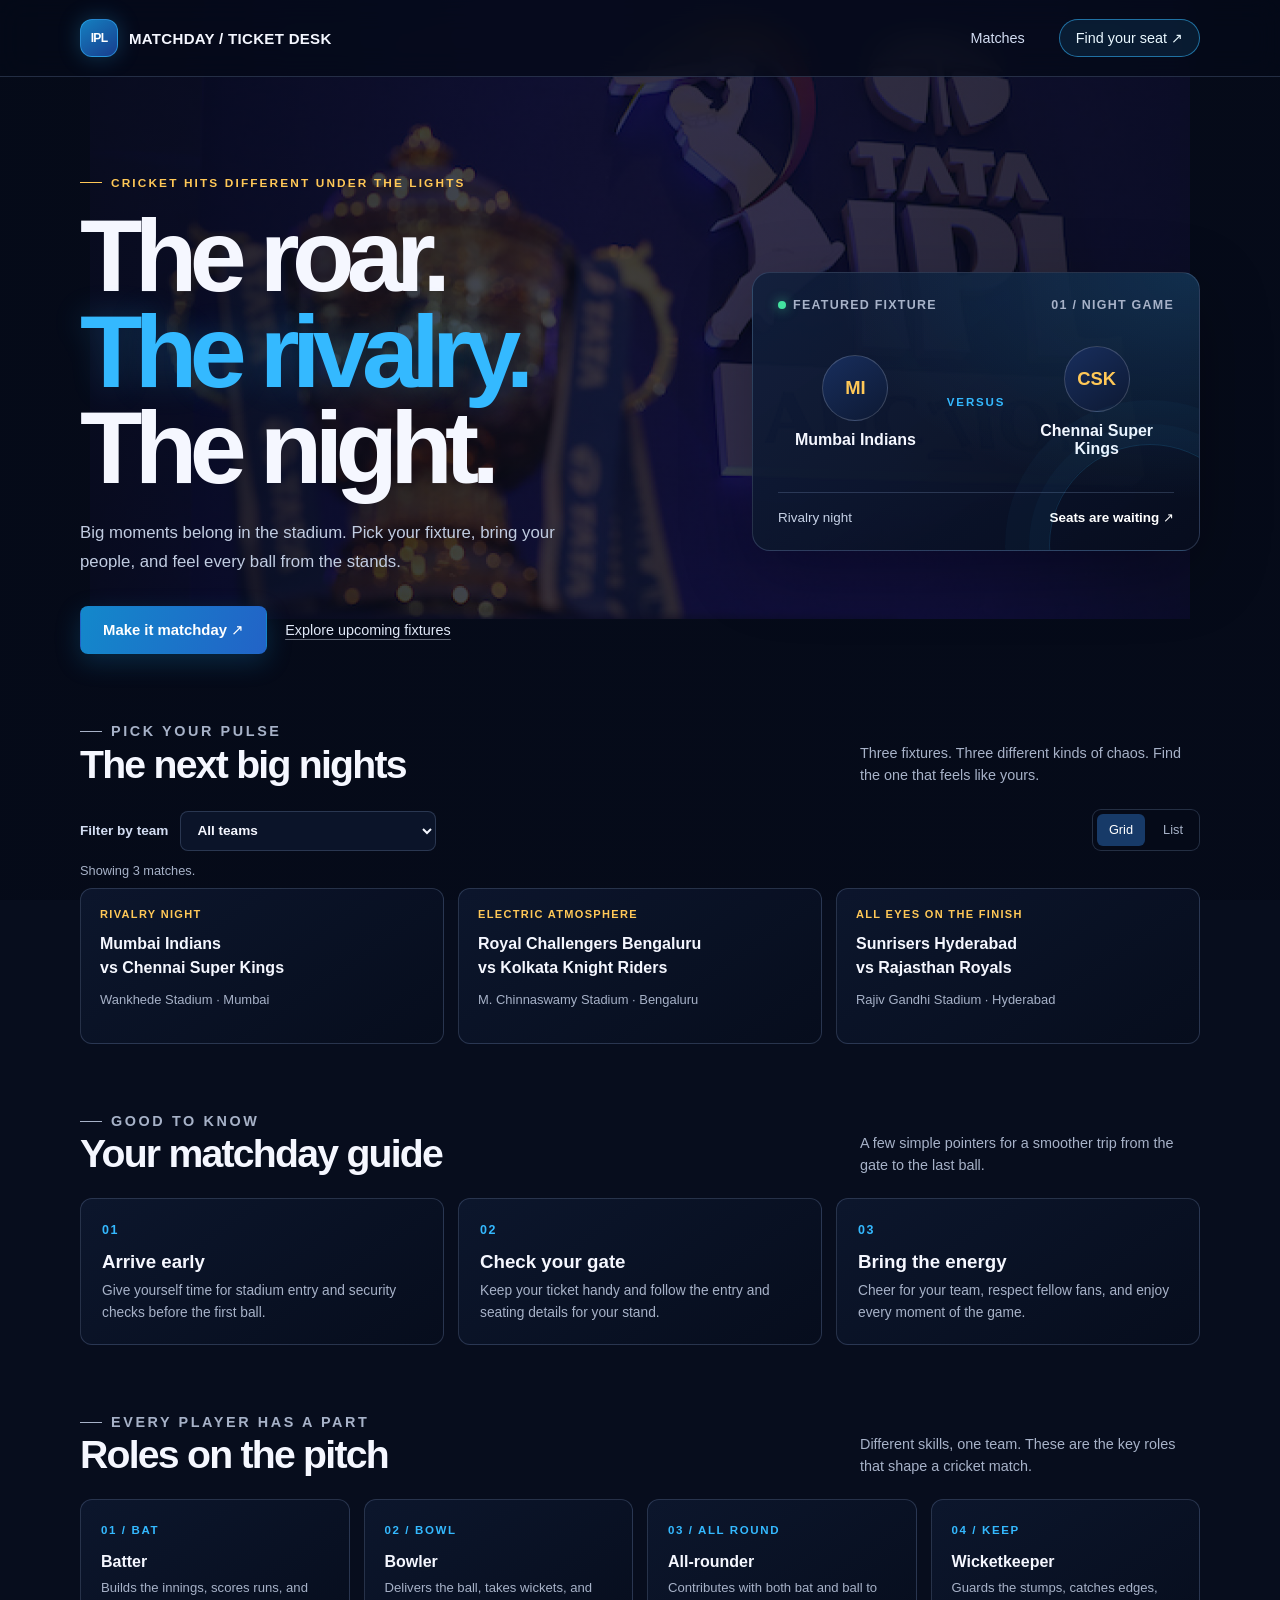
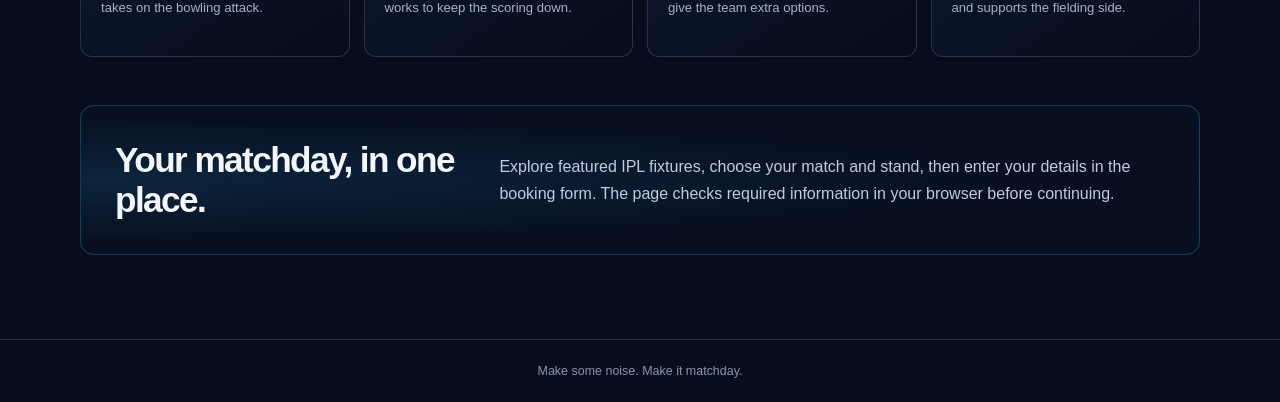
<file: index.html>
<!DOCTYPE html>
<html lang="en">
<head>
  <meta charset="UTF-8">
  <meta name="viewport" content="width=device-width, initial-scale=1.0">
  <meta name="theme-color" content="#070d1d">
  <meta name="description" content="Explore IPL matchday and book your place in the stands.">
  <title>Matchday — IPL Tickets</title>
  <link rel="stylesheet" href="styles.css">
  <script src="app.js" defer></script>
</head>
<body>
  <header class="site-header">
    <nav class="nav-wrap" aria-label="Main navigation">
      <a class="brand" href="index.html">
        <span class="brand-mark" aria-hidden="true">IPL</span>
        <span>MATCHDAY / TICKET DESK</span>
      </a>
      <button class="nav-toggle" type="button" aria-label="Open navigation" aria-expanded="false" aria-controls="primary-navigation">
        <span></span><span></span><span></span>
      </button>
      <div class="nav-links" id="primary-navigation">
        <a href="#matches">Matches</a>
        <a class="nav-cta" href="booking.html">Find your seat <span aria-hidden="true">↗</span></a>
      </div>
    </nav>
  </header>

  <main class="page-wrap">
    <section class="hero" aria-labelledby="hero-title">
      <div class="hero-copy">
        <p class="eyebrow">Cricket hits different under the lights</p>
        <h1 id="hero-title">The roar.<span>The rivalry.</span>The night.</h1>
        <p class="hero-description">Big moments belong in the stadium. Pick your fixture, bring your people, and feel every ball from the stands.</p>
        <div class="button-row">
          <a class="button" href="booking.html">Make it matchday <span aria-hidden="true">&nbsp;↗</span></a>
          <a class="text-link" href="#matches">Explore upcoming fixtures</a>
        </div>
      </div>

      <article class="spotlight" aria-label="Featured fixture">
        <div class="spotlight-top">
          <span><span class="live-dot" aria-hidden="true"></span>Featured fixture</span>
          <span>01 / NIGHT GAME</span>
        </div>
        <div class="versus">
          <div class="team">
            <span class="team-badge" aria-hidden="true">MI</span>
            <span>Mumbai Indians</span>
          </div>
          <span class="vs">VERSUS</span>
          <div class="team">
            <span class="team-badge" aria-hidden="true">CSK</span>
            <span>Chennai Super Kings</span>
          </div>
        </div>
        <div class="spotlight-bottom">
          <span>Rivalry night</span>
          <strong>Seats are waiting <span aria-hidden="true">↗</span></strong>
        </div>
      </article>
    </section>

    <section id="matches" aria-labelledby="matches-title">
      <div class="section-heading">
        <div>
          <p class="eyebrow">Pick your pulse</p>
          <h2 id="matches-title">The next big nights</h2>
        </div>
        <p>Three fixtures. Three different kinds of chaos. Find the one that feels like yours.</p>
      </div>
      <div class="schedule-toolbar">
        <label class="team-filter" for="team-filter">
          <span>Filter by team</span>
          <select id="team-filter">
            <option value="all">All teams</option>
            <option value="mi">Mumbai Indians</option>
            <option value="csk">Chennai Super Kings</option>
            <option value="rcb">Royal Challengers Bengaluru</option>
            <option value="kkr">Kolkata Knight Riders</option>
            <option value="srh">Sunrisers Hyderabad</option>
            <option value="rr">Rajasthan Royals</option>
          </select>
        </label>
        <div class="view-controls" role="group" aria-label="Match display style">
          <button class="view-button is-active" type="button" data-view="grid" aria-pressed="true">Grid</button>
          <button class="view-button" type="button" data-view="list" aria-pressed="false">List</button>
        </div>
      </div>
      <p class="schedule-status" id="schedule-status" aria-live="polite"></p>
      <div class="match-grid" id="match-grid">
        <article class="match-card" data-teams="mi csk">
          <p>Rivalry night</p>
          <h3>Mumbai Indians<br>vs Chennai Super Kings</h3>
          <span>Wankhede Stadium · Mumbai</span>
        </article>
        <article class="match-card" data-teams="rcb kkr">
          <p>Electric atmosphere</p>
          <h3>Royal Challengers Bengaluru<br>vs Kolkata Knight Riders</h3>
          <span>M. Chinnaswamy Stadium · Bengaluru</span>
        </article>
        <article class="match-card" data-teams="srh rr">
          <p>All eyes on the finish</p>
          <h3>Sunrisers Hyderabad<br>vs Rajasthan Royals</h3>
          <span>Rajiv Gandhi Stadium · Hyderabad</span>
        </article>
      </div>
    </section>

    <section class="guidelines-section" aria-labelledby="guidelines-title">
      <div class="section-heading">
        <div>
          <p class="eyebrow">Good to know</p>
          <h2 id="guidelines-title">Your matchday guide</h2>
        </div>
        <p>A few simple pointers for a smoother trip from the gate to the last ball.</p>
      </div>
      <div class="guidelines-grid">
        <article class="guideline-card">
          <span class="guideline-number">01</span>
          <h3>Arrive early</h3>
          <p>Give yourself time for stadium entry and security checks before the first ball.</p>
        </article>
        <article class="guideline-card">
          <span class="guideline-number">02</span>
          <h3>Check your gate</h3>
          <p>Keep your ticket handy and follow the entry and seating details for your stand.</p>
        </article>
        <article class="guideline-card">
          <span class="guideline-number">03</span>
          <h3>Bring the energy</h3>
          <p>Cheer for your team, respect fellow fans, and enjoy every moment of the game.</p>
        </article>
      </div>
    </section>

    <section class="roles-section" aria-labelledby="roles-title">
      <div class="section-heading">
        <div>
          <p class="eyebrow">Every player has a part</p>
          <h2 id="roles-title">Roles on the pitch</h2>
        </div>
        <p>Different skills, one team. These are the key roles that shape a cricket match.</p>
      </div>
      <div class="roles-grid">
        <article class="role-card">
          <span>01 / BAT</span>
          <h3>Batter</h3>
          <p>Builds the innings, scores runs, and takes on the bowling attack.</p>
        </article>
        <article class="role-card">
          <span>02 / BOWL</span>
          <h3>Bowler</h3>
          <p>Delivers the ball, takes wickets, and works to keep the scoring down.</p>
        </article>
        <article class="role-card">
          <span>03 / ALL ROUND</span>
          <h3>All-rounder</h3>
          <p>Contributes with both bat and ball to give the team extra options.</p>
        </article>
        <article class="role-card">
          <span>04 / KEEP</span>
          <h3>Wicketkeeper</h3>
          <p>Guards the stumps, catches edges, and supports the fielding side.</p>
        </article>
      </div>
    </section>

    <section class="site-summary" aria-labelledby="summary-title">
      <h2 id="summary-title">Your matchday, in one place.</h2>
      <p>Explore featured IPL fixtures, choose your match and stand, then enter your details in the booking form. The page checks required information in your browser before continuing.</p>
    </section>
  </main>

  <footer class="site-footer">Make some noise. Make it matchday.</footer>
</body>
</html>
</file>
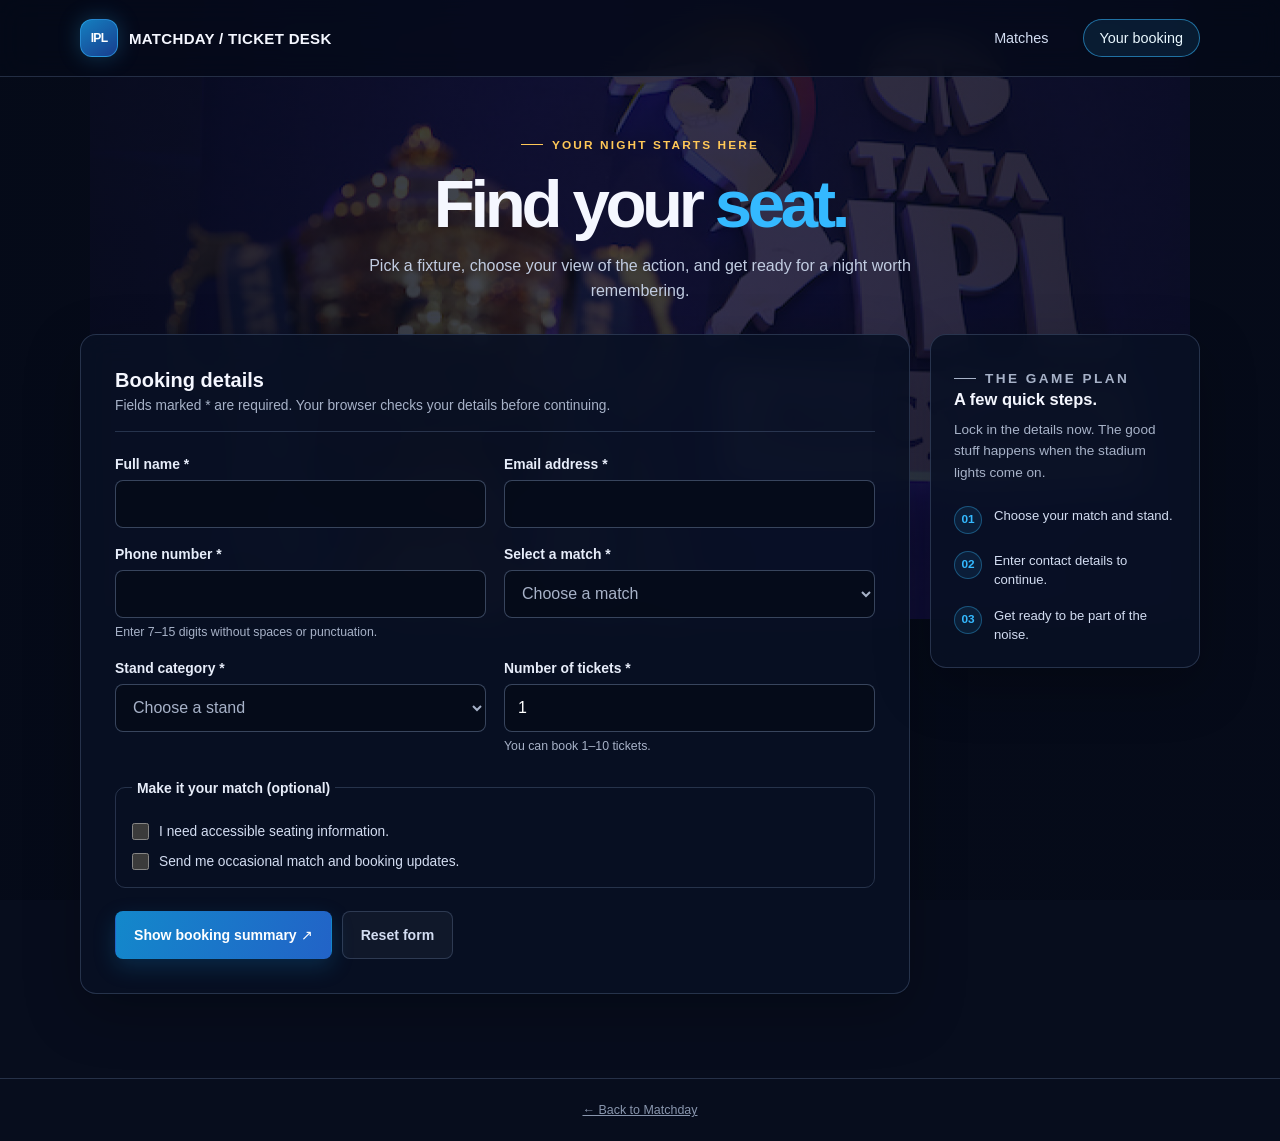
<file: booking.html>
<!DOCTYPE html>
<html lang="en">
<head>
  <meta charset="UTF-8">
  <meta name="viewport" content="width=device-width, initial-scale=1.0">
  <meta name="theme-color" content="#070d1d">
  <meta name="description" content="Choose your IPL match, stand, and ticket quantity.">
  <title>Find Your Seat — Matchday</title>
  <link rel="stylesheet" href="styles.css">
  <script src="app.js" defer></script>
</head>
<body>
  <header class="site-header">
    <nav class="nav-wrap" aria-label="Main navigation">
      <a class="brand" href="index.html">
        <span class="brand-mark" aria-hidden="true">IPL</span>
        <span>MATCHDAY / TICKET DESK</span>
      </a>
      <button class="nav-toggle" type="button" aria-label="Open navigation" aria-expanded="false" aria-controls="primary-navigation">
        <span></span><span></span><span></span>
      </button>
      <div class="nav-links" id="primary-navigation">
        <a href="index.html#matches">Matches</a>
        <a class="nav-cta" href="booking.html" aria-current="page">Your booking</a>
      </div>
    </nav>
  </header>

  <main class="page-wrap">
    <section class="booking-intro" aria-labelledby="page-title">
      <p class="eyebrow">Your night starts here</p>
      <h1 id="page-title">Find your <span>seat.</span></h1>
      <p>Pick a fixture, choose your view of the action, and get ready for a night worth remembering.</p>
    </section>

    <div class="booking-layout">
      <section class="booking-panel" aria-labelledby="form-title">
        <div class="form-heading">
          <h2 id="form-title">Booking details</h2>
          <p>Fields marked * are required. Your browser checks your details before continuing.</p>
        </div>

        <form id="booking-form" action="booking.html" method="get">
          <div class="fields">
            <div class="field">
              <label for="name">Full name <span aria-hidden="true">*</span></label>
              <input id="name" name="name" type="text" autocomplete="name" minlength="2" maxlength="60" required>
            </div>

            <div class="field">
              <label for="email">Email address <span aria-hidden="true">*</span></label>
              <input id="email" name="email" type="email" autocomplete="email" maxlength="254" required>
            </div>

            <div class="field">
              <label for="phone">Phone number <span aria-hidden="true">*</span></label>
              <input id="phone" name="phone" type="tel" autocomplete="tel" inputmode="tel" pattern="[0-9]{7,15}" minlength="7" maxlength="15" aria-describedby="phone-hint" required>
              <p class="hint" id="phone-hint">Enter 7–15 digits without spaces or punctuation.</p>
            </div>

            <div class="field">
              <label for="match">Select a match <span aria-hidden="true">*</span></label>
              <select id="match" name="match" required>
                <option value="" selected disabled>Choose a match</option>
                <option value="mi-csk">Mumbai Indians vs Chennai Super Kings</option>
                <option value="rcb-kkr">Royal Challengers Bengaluru vs Kolkata Knight Riders</option>
                <option value="srh-rr">Sunrisers Hyderabad vs Rajasthan Royals</option>
                <option value="dc-pbks">Delhi Capitals vs Punjab Kings</option>
              </select>
            </div>

            <div class="field">
              <label for="stand">Stand category <span aria-hidden="true">*</span></label>
              <select id="stand" name="stand" required>
                <option value="" selected disabled>Choose a stand</option>
                <option value="general">General</option>
                <option value="premium">Premium</option>
                <option value="pavilion">Pavilion</option>
              </select>
            </div>

            <div class="field">
              <label for="tickets">Number of tickets <span aria-hidden="true">*</span></label>
              <input id="tickets" name="tickets" type="number" min="1" max="10" step="1" value="1" required>
              <p class="hint">You can book 1–10 tickets.</p>
            </div>
          </div>

          <fieldset>
            <legend>Make it your match (optional)</legend>
            <label class="choice" for="accessible">
              <input id="accessible" name="accessible" type="checkbox" value="yes">
              I need accessible seating information.
            </label>
            <label class="choice" for="updates">
              <input id="updates" name="updates" type="checkbox" value="yes">
              Send me occasional match and booking updates.
            </label>
          </fieldset>

          <div class="actions">
            <button class="submit" type="submit">Show booking summary <span aria-hidden="true">↗</span></button>
            <button class="reset" type="reset">Reset form</button>
          </div>
        </form>

        <section id="booking-result" class="booking-result" aria-labelledby="booking-result-title" aria-live="polite" tabindex="-1" hidden>
          <p class="eyebrow">Your details at a glance</p>
          <h2 id="booking-result-title">Review your booking</h2>
          <p class="booking-result-note">Check your details below. This demo displays a summary only; it does not reserve seats or process payment.</p>
          <dl id="booking-summary" class="booking-summary"></dl>
          <button id="edit-booking" class="reset" type="button">Back to edit</button>
        </section>
      </section>
      <aside class="booking-aside" aria-labelledby="next-title">
        <p class="eyebrow">The game plan</p>
        <h2 id="next-title">A few quick steps.</h2>
        <p>Lock in the details now. The good stuff happens when the stadium lights come on.</p>
        <ol class="step-list">
          <li><span class="step-number">01</span><span>Choose your match and stand.</span></li>
          <li><span class="step-number">02</span><span>Enter contact details to continue.</span></li>
          <li><span class="step-number">03</span><span>Get ready to be part of the noise.</span></li>
        </ol>
      </aside>
    </div>
  </main>
  <footer class="site-footer"><a href="index.html">← Back to Matchday</a></footer>
</body>
</html>
</file>
<file: styles.css>
:root {
  color-scheme: dark;
  font-family: "Segoe UI", Arial, sans-serif;
  color: #f5f7ff;
  background: #070d1d;
  font-synthesis: none;
  text-rendering: optimizeLegibility;
  --ink: #f5f7ff;
  --muted: #a7b2c8;
  --panel: rgb(9 17 36 / 88%);
  --line: rgb(151 178 221 / 22%);
  --blue: #34b9ff;
  --gold: #ffc857;
}

* {
  box-sizing: border-box;
}

html {
  scroll-behavior: smooth;
}

body {
  min-width: 320px;
  min-height: 100vh;
  margin: 0;
  background-color: #070d1d;
  background-image:
    linear-gradient(90deg, rgb(5 10 24 / 90%) 0%, rgb(5 10 24 / 72%) 47%, rgb(5 10 24 / 82%) 100%),
    url("ipl-auction-background.png");
  background-position: center, center top;
  background-size: cover, min(1100px, 100%) auto;
  background-attachment: fixed;
  background-repeat: no-repeat;
}

a {
  color: inherit;
}

.site-header {
  position: relative;
  z-index: 1;
  border-bottom: 1px solid var(--line);
  background: rgb(5 10 24 / 76%);
  backdrop-filter: blur(14px);
}

.nav-wrap,
.page-wrap {
  width: min(1120px, calc(100% - 40px));
  margin-inline: auto;
}

.nav-wrap {
  min-height: 76px;
  display: flex;
  align-items: center;
  justify-content: space-between;
  gap: 24px;
}

.brand {
  display: inline-flex;
  align-items: center;
  gap: 11px;
  font-size: 0.94rem;
  font-weight: 800;
  letter-spacing: 0.02em;
  text-decoration: none;
}

.brand-mark {
  width: 38px;
  height: 38px;
  display: grid;
  place-items: center;
  border: 1px solid rgb(52 185 255 / 54%);
  border-radius: 12px;
  background: linear-gradient(145deg, #147fc0, #183d8e);
  color: white;
  font-size: 0.76rem;
  letter-spacing: -0.06em;
  box-shadow: 0 0 22px rgb(52 185 255 / 25%);
}

.nav-links {
  display: flex;
  align-items: center;
  gap: clamp(16px, 3vw, 34px);
}

.nav-wrap {
  position: relative;
}

.nav-toggle {
  display: none;
  width: 42px;
  height: 42px;
  flex-direction: column;
  align-items: center;
  justify-content: center;
  gap: 5px;
  border: 1px solid var(--line);
  border-radius: 9px;
  background: rgb(255 255 255 / 5%);
  cursor: pointer;
}

.nav-toggle span {
  width: 18px;
  height: 2px;
  border-radius: 2px;
  background: var(--ink);
}

.nav-links a {
  color: #d3ddf2;
  font-size: 0.9rem;
  text-decoration: none;
}

.nav-links a:hover,
.nav-links a:focus-visible {
  color: var(--blue);
}

.nav-links .nav-cta {
  padding: 10px 16px;
  border: 1px solid rgb(52 185 255 / 55%);
  border-radius: 999px;
  background: rgb(52 185 255 / 10%);
  color: #eaf8ff;
}

.page-wrap {
  padding-block: 54px 84px;
}

.eyebrow {
  display: inline-flex;
  align-items: center;
  gap: 9px;
  margin: 0 0 18px;
  color: var(--gold);
  font-size: 0.74rem;
  font-weight: 800;
  letter-spacing: 0.18em;
  text-transform: uppercase;
}

.eyebrow::before {
  width: 22px;
  height: 1px;
  background: currentColor;
  content: "";
}

.hero {
  min-height: 430px;
  display: grid;
  grid-template-columns: minmax(0, 1fr) minmax(260px, 0.72fr);
  align-items: center;
  gap: 50px;
  padding-block: 38px 56px;
}

.hero-copy {
  min-width: 0;
  max-width: 650px;
}

.hero h1 {
  margin: 0;
  font-size: clamp(3.2rem, 8vw, 6.7rem);
  font-weight: 900;
  letter-spacing: -0.075em;
  line-height: 0.94;
  text-wrap: balance;
}

.hero h1 span {
  display: block;
  color: var(--blue);
  text-shadow: 0 0 32px rgb(52 185 255 / 24%);
}

.hero-description {
  max-width: 480px;
  margin: 23px 0 0;
  color: #c1cce1;
  font-size: 1.05rem;
  line-height: 1.7;
}

.button-row {
  display: flex;
  flex-wrap: wrap;
  align-items: center;
  gap: 18px;
  margin-top: 30px;
}

.button {
  min-height: 48px;
  display: inline-flex;
  align-items: center;
  justify-content: center;
  padding: 0 22px;
  border: 1px solid transparent;
  border-radius: 8px;
  background: linear-gradient(110deg, #1388cb, #2263c7);
  color: white;
  font-size: 0.93rem;
  font-weight: 800;
  text-decoration: none;
  box-shadow: 0 8px 26px rgb(19 136 203 / 24%);
  transition: transform 160ms ease, box-shadow 160ms ease;
}

.button:hover {
  transform: translateY(-2px);
  box-shadow: 0 12px 30px rgb(19 136 203 / 38%);
}

.button:focus-visible,
a:focus-visible,
button:focus-visible {
  outline: 3px solid var(--gold);
  outline-offset: 4px;
}

.text-link {
  color: #e0e8f7;
  font-size: 0.9rem;
  text-decoration-color: rgb(224 232 247 / 45%);
  text-underline-offset: 4px;
}

.spotlight {
  position: relative;
  min-width: 0;
  padding: 25px;
  overflow: hidden;
  border: 1px solid var(--line);
  border-radius: 18px;
  background:
    radial-gradient(ellipse at 100% 0%, rgb(52 185 255 / 16%), transparent 58%),
    linear-gradient(145deg, rgb(17 31 60 / 91%), rgb(7 13 29 / 95%));
  box-shadow: 0 20px 70px rgb(0 0 0 / 28%);
}

.spotlight::after {
  position: absolute;
  right: -52px;
  bottom: -96px;
  width: 200px;
  height: 200px;
  border: 1px solid rgb(52 185 255 / 16%);
  border-radius: 50%;
  box-shadow: 0 0 0 20px rgb(52 185 255 / 3%), 0 0 0 44px rgb(52 185 255 / 3%);
  content: "";
  pointer-events: none;
}

.spotlight-top,
.spotlight-bottom {
  display: flex;
  align-items: center;
  justify-content: space-between;
  gap: 16px;
}

.spotlight-top {
  color: var(--muted);
  font-size: 0.78rem;
  font-weight: 700;
  letter-spacing: 0.1em;
  text-transform: uppercase;
}

.live-dot {
  width: 8px;
  height: 8px;
  display: inline-block;
  margin-right: 7px;
  border-radius: 50%;
  background: #43e3a0;
  box-shadow: 0 0 12px rgb(67 227 160 / 70%);
}

.versus {
  display: grid;
  grid-template-columns: minmax(0, 1fr) auto minmax(0, 1fr);
  align-items: center;
  gap: 14px;
  margin-block: 34px;
  text-align: center;
}

.team {
  min-width: 0;
  display: grid;
  justify-items: center;
  gap: 10px;
  font-weight: 800;
}

.team-badge {
  width: 66px;
  height: 66px;
  display: grid;
  place-items: center;
  border: 1px solid rgb(255 255 255 / 18%);
  border-radius: 50%;
  background: linear-gradient(145deg, #182e5d, #0d1933);
  color: var(--gold);
  font-size: 1.15rem;
}

.team > span:last-child {
  overflow-wrap: anywhere;
  text-align: center;
}

.vs {
  color: var(--blue);
  font-size: 0.72rem;
  font-weight: 900;
  letter-spacing: 0.16em;
}

.spotlight-bottom {
  padding-top: 17px;
  border-top: 1px solid var(--line);
  color: #c7d2e7;
  font-size: 0.84rem;
}

.spotlight-bottom strong {
  color: #fff;
}

.section-heading {
  display: flex;
  align-items: end;
  justify-content: space-between;
  gap: 20px;
  margin: 8px 0 22px;
}

.section-heading h2 {
  margin: 0;
  font-size: clamp(1.7rem, 4vw, 2.45rem);
  letter-spacing: -0.045em;
}

.section-heading p {
  max-width: 340px;
  margin: 0;
  color: var(--muted);
  font-size: 0.9rem;
  line-height: 1.5;
}

.match-grid {
  display: grid;
  grid-template-columns: repeat(3, minmax(0, 1fr));
  gap: 14px;
}

.schedule-toolbar {
  display: flex;
  align-items: end;
  justify-content: space-between;
  gap: 16px;
  margin: 22px 0 12px;
}

.team-filter {
  display: flex;
  align-items: center;
  gap: 12px;
  color: #d3ddf2;
  font-size: 0.85rem;
  font-weight: 700;
}

.team-filter select {
  min-height: 40px;
  max-width: 100%;
  padding: 0 32px 0 12px;
  border: 1px solid var(--line);
  border-radius: 8px;
  background: #0b1429;
  color: var(--ink);
  font: inherit;
}

.view-controls {
  display: flex;
  gap: 6px;
  padding: 4px;
  border: 1px solid var(--line);
  border-radius: 9px;
  background: rgb(5 10 24 / 60%);
}

.view-button {
  min-height: 32px;
  padding: 0 12px;
  border: 0;
  border-radius: 6px;
  background: transparent;
  color: var(--muted);
  font: inherit;
  font-size: 0.8rem;
  cursor: pointer;
}

.view-button.is-active {
  background: #173a68;
  color: #fff;
}

.schedule-status {
  min-height: 1.2em;
  margin: 0 0 10px;
  color: var(--muted);
  font-size: 0.8rem;
}

.match-grid.is-list {
  grid-template-columns: 1fr;
}

.match-grid.is-list .match-card {
  min-height: 0;
  display: grid;
  grid-template-columns: minmax(150px, 0.55fr) minmax(0, 1.4fr) minmax(180px, 0.8fr);
  align-items: center;
  gap: 16px;
}

.match-grid.is-list .match-card p,
.match-grid.is-list .match-card span {
  margin: 0;
}

.match-card[hidden] {
  display: none;
}

.match-card {
  min-height: 156px;
  padding: 19px;
  border: 1px solid var(--line);
  border-radius: 12px;
  background: linear-gradient(145deg, rgb(13 23 46 / 92%), rgb(7 13 29 / 92%));
}

.match-card p {
  margin: 0 0 12px;
  color: var(--gold);
  font-size: 0.69rem;
  font-weight: 800;
  letter-spacing: 0.12em;
  text-transform: uppercase;
}

.match-card h3 {
  margin: 0;
  font-size: 1rem;
  line-height: 1.5;
}

.match-card span {
  display: block;
  margin-top: 12px;
  color: var(--muted);
  font-size: 0.81rem;
}

.roles-section {
  margin-top: 64px;
}

.guidelines-section {
  margin-top: 64px;
}

.guidelines-grid {
  display: grid;
  grid-template-columns: repeat(3, minmax(0, 1fr));
  gap: 14px;
}

.guideline-card {
  padding: 21px;
  border: 1px solid var(--line);
  border-radius: 12px;
  background: linear-gradient(145deg, rgb(13 23 46 / 92%), rgb(7 13 29 / 92%));
}

.guideline-number {
  color: var(--blue);
  font-size: 0.78rem;
  font-weight: 900;
  letter-spacing: 0.12em;
}

.guideline-card h3 {
  margin: 13px 0 7px;
}

.guideline-card p {
  margin: 0;
  color: var(--muted);
  font-size: 0.86rem;
  line-height: 1.55;
}

.roles-grid {
  display: grid;
  grid-template-columns: repeat(4, minmax(0, 1fr));
  gap: 14px;
}

.role-card {
  min-height: 158px;
  padding: 20px;
  border: 1px solid var(--line);
  border-radius: 12px;
  background: linear-gradient(145deg, rgb(13 23 46 / 92%), rgb(7 13 29 / 92%));
}

.role-card > span {
  color: var(--blue);
  font-size: 0.72rem;
  font-weight: 900;
  letter-spacing: 0.14em;
}

.role-card h3 {
  margin: 15px 0 7px;
  font-size: 1rem;
}

.role-card p {
  margin: 0;
  color: var(--muted);
  font-size: 0.82rem;
  line-height: 1.5;
}

.site-summary {
  display: grid;
  grid-template-columns: minmax(0, 0.7fr) minmax(0, 1.3fr);
  align-items: center;
  gap: 26px;
  margin-top: 48px;
  padding: clamp(22px, 4vw, 34px);
  border: 1px solid rgb(52 185 255 / 27%);
  border-radius: 14px;
  background:
    radial-gradient(ellipse at 0% 50%, rgb(52 185 255 / 13%), transparent 60%),
    rgb(8 16 34 / 88%);
}

.site-summary h2 {
  margin: 0;
  font-size: clamp(1.6rem, 3.8vw, 2.2rem);
  letter-spacing: -0.045em;
}

.site-summary p {
  margin: 0;
  color: #c1cce1;
  line-height: 1.7;
}

.booking-intro {
  max-width: 740px;
  margin: 0 auto 30px;
  text-align: center;
}

.booking-intro h1 {
  margin: 0;
  font-size: clamp(2.5rem, 6vw, 4.2rem);
  font-weight: 900;
  letter-spacing: -0.065em;
  line-height: 1;
}

.booking-intro h1 span {
  color: var(--blue);
}

.booking-intro > p:last-child {
  max-width: 590px;
  margin: 16px auto 0;
  color: #c1cce1;
  line-height: 1.6;
}

.booking-layout {
  display: grid;
  grid-template-columns: minmax(0, 1fr) 270px;
  align-items: start;
  gap: 20px;
}

.booking-panel,
.booking-aside {
  border: 1px solid var(--line);
  border-radius: 16px;
  background: var(--panel);
  box-shadow: 0 18px 55px rgb(0 0 0 / 25%);
  backdrop-filter: blur(14px);
}

.booking-panel {
  padding: clamp(20px, 4vw, 34px);
}

.form-heading {
  margin-bottom: 24px;
  padding-bottom: 18px;
  border-bottom: 1px solid var(--line);
}

.form-heading h2 {
  margin: 0;
  font-size: 1.25rem;
}

.form-heading p {
  margin: 6px 0 0;
  color: var(--muted);
  font-size: 0.86rem;
}

.booking-result[hidden] {
  display: none;
}

.booking-result h2 {
  margin: 0;
  font-size: clamp(1.5rem, 4vw, 2rem);
}

.booking-result-note {
  color: var(--muted);
  font-size: 0.9rem;
  line-height: 1.6;
}

.booking-summary {
  display: grid;
  grid-template-columns: minmax(110px, 0.45fr) minmax(0, 1fr);
  margin: 22px 0;
  overflow: hidden;
  border: 1px solid var(--line);
  border-radius: 10px;
}

.booking-summary dt,
.booking-summary dd {
  margin: 0;
  padding: 12px 14px;
  border-bottom: 1px solid var(--line);
  overflow-wrap: anywhere;
}

.booking-summary dt {
  background: rgb(255 255 255 / 4%);
  color: #c1cce1;
  font-size: 0.85rem;
  font-weight: 700;
}

.booking-summary dd {
  color: #fff;
  font-size: 0.9rem;
}

.booking-summary dt:last-of-type,
.booking-summary dd:last-of-type {
  border-bottom: 0;
}

.fields {
  display: grid;
  grid-template-columns: repeat(2, minmax(0, 1fr));
  gap: 18px;
}

.field {
  display: flex;
  flex-direction: column;
  gap: 8px;
}

.field-full {
  grid-column: 1 / -1;
}

.field label,
legend {
  color: #e7edfa;
  font-size: 0.87rem;
  font-weight: 700;
}

.field input,
.field select {
  width: 100%;
  min-height: 48px;
  padding: 0 13px;
  border: 1px solid rgb(151 178 221 / 35%);
  border-radius: 8px;
  background-color: rgb(5 11 25 / 82%);
  color: #fff;
  font: inherit;
}

.field select:invalid {
  color: #a7b2c8;
}

.field input:focus,
.field select:focus {
  outline: 3px solid rgb(52 185 255 / 22%);
  border-color: var(--blue);
}

.hint {
  margin: -2px 0 0;
  color: var(--muted);
  font-size: 0.77rem;
  line-height: 1.45;
}

fieldset {
  margin: 24px 0 0;
  padding: 16px;
  border: 1px solid var(--line);
  border-radius: 10px;
}

legend {
  padding-inline: 5px;
}

.choice {
  display: flex;
  align-items: flex-start;
  gap: 10px;
  margin-top: 10px;
  color: #d3ddf2;
  font-size: 0.86rem;
  line-height: 1.45;
}

.choice input {
  width: 17px;
  height: 17px;
  flex: 0 0 auto;
  margin: 1px 0 0;
  accent-color: var(--blue);
}

.actions {
  display: flex;
  flex-wrap: wrap;
  gap: 10px;
  margin-top: 23px;
}

.actions button {
  min-height: 48px;
  padding: 0 18px;
  border: 1px solid transparent;
  border-radius: 8px;
  font: inherit;
  font-size: 0.88rem;
  font-weight: 800;
  cursor: pointer;
}

.submit {
  background: linear-gradient(110deg, #1388cb, #2263c7);
  color: #fff;
  box-shadow: 0 8px 22px rgb(19 136 203 / 22%);
}

.reset {
  border-color: var(--line) !important;
  background: rgb(255 255 255 / 4%);
  color: #d3ddf2;
}

.booking-aside {
  padding: 23px;
}

.booking-aside h2 {
  margin: 0;
  font-size: 1.03rem;
}

.booking-aside > p {
  margin: 10px 0 0;
  color: var(--muted);
  font-size: 0.85rem;
  line-height: 1.6;
}

.step-list {
  display: grid;
  gap: 17px;
  margin: 22px 0 0;
  padding: 0;
  list-style: none;
}

.step-list li {
  display: grid;
  grid-template-columns: 30px 1fr;
  align-items: start;
  gap: 10px;
  color: #d3ddf2;
  font-size: 0.82rem;
  line-height: 1.45;
}

.step-number {
  width: 28px;
  height: 28px;
  display: grid;
  place-items: center;
  border: 1px solid rgb(52 185 255 / 35%);
  border-radius: 50%;
  background: rgb(52 185 255 / 9%);
  color: var(--blue);
  font-size: 0.74rem;
  font-weight: 800;
}

.site-footer {
  padding: 24px 20px;
  border-top: 1px solid var(--line);
  color: #8996ae;
  font-size: 0.78rem;
  text-align: center;
}

@media (max-width: 760px) {
  .match-grid {
    grid-template-columns: 1fr;
  }

  .match-grid.is-list .match-card {
    grid-template-columns: 1fr;
    gap: 8px;
  }

  .guidelines-grid {
    grid-template-columns: 1fr;
  }

  .roles-grid,
  .site-summary {
    grid-template-columns: 1fr;
  }

  .site-summary {
    gap: 12px;
  }

  .nav-toggle {
    display: inline-flex;
  }

  .nav-links {
    position: absolute;
    top: calc(100% + 1px);
    right: 0;
    left: 0;
    display: none;
    align-items: stretch;
    flex-direction: column;
    gap: 14px;
    padding: 14px max(20px, calc((100% - 1120px) / 2));
    border-bottom: 1px solid var(--line);
    background: rgb(5 10 24 / 96%);
  }

  .nav-links.is-open {
    display: flex;
  }

  .hero {
    grid-template-columns: 1fr;
    gap: 30px;
  }

  .spotlight {
    max-width: 500px;
  }

  .booking-layout {
    grid-template-columns: 1fr;
  }

  .booking-aside {
    display: none;
  }
}

@media (max-width: 560px) {
  .nav-wrap,
  .page-wrap {
    width: min(1120px, calc(100% - 28px));
  }

  .nav-wrap {
    min-height: 66px;
  }

  .brand {
    font-size: 0.82rem;
  }

  .brand-mark {
    width: 34px;
    height: 34px;
  }

  .nav-links a {
    padding: 8px 0;
    font-size: 0.9rem;
  }

  .nav-links .nav-cta {
    align-self: flex-start;
    padding: 8px 12px;
  }

  .page-wrap {
    padding-block: 30px 54px;
  }

  .hero {
    min-height: unset;
    padding-block: 28px 42px;
  }

  .hero h1 {
    font-size: clamp(3.2rem, 15vw, 5rem);
  }

  .spotlight {
    width: 100%;
    max-width: 100%;
    padding: 19px;
  }

  .spotlight-top {
    font-size: 0.65rem;
  }

  .versus {
    gap: 8px;
  }

  .team {
    font-size: 0.78rem;
  }

  .match-grid {
    grid-template-columns: 1fr;
  }

  .site-summary {
    grid-template-columns: 1fr;
    gap: 12px;
  }

  .match-card {
    min-height: unset;
  }

  .roles-grid {
    grid-template-columns: 1fr;
  }

  .match-grid.is-list {
    grid-template-columns: 1fr;
  }

  .section-heading {
    align-items: start;
    flex-direction: column;
  }

  .fields {
    grid-template-columns: 1fr;
  }

  .field-full {
    grid-column: auto;
  }
}

@media (prefers-reduced-motion: reduce) {
  html {
    scroll-behavior: auto;
  }

  *,
  *::before,
  *::after {
    transition-duration: 0.01ms !important;
  }
}
</file>
